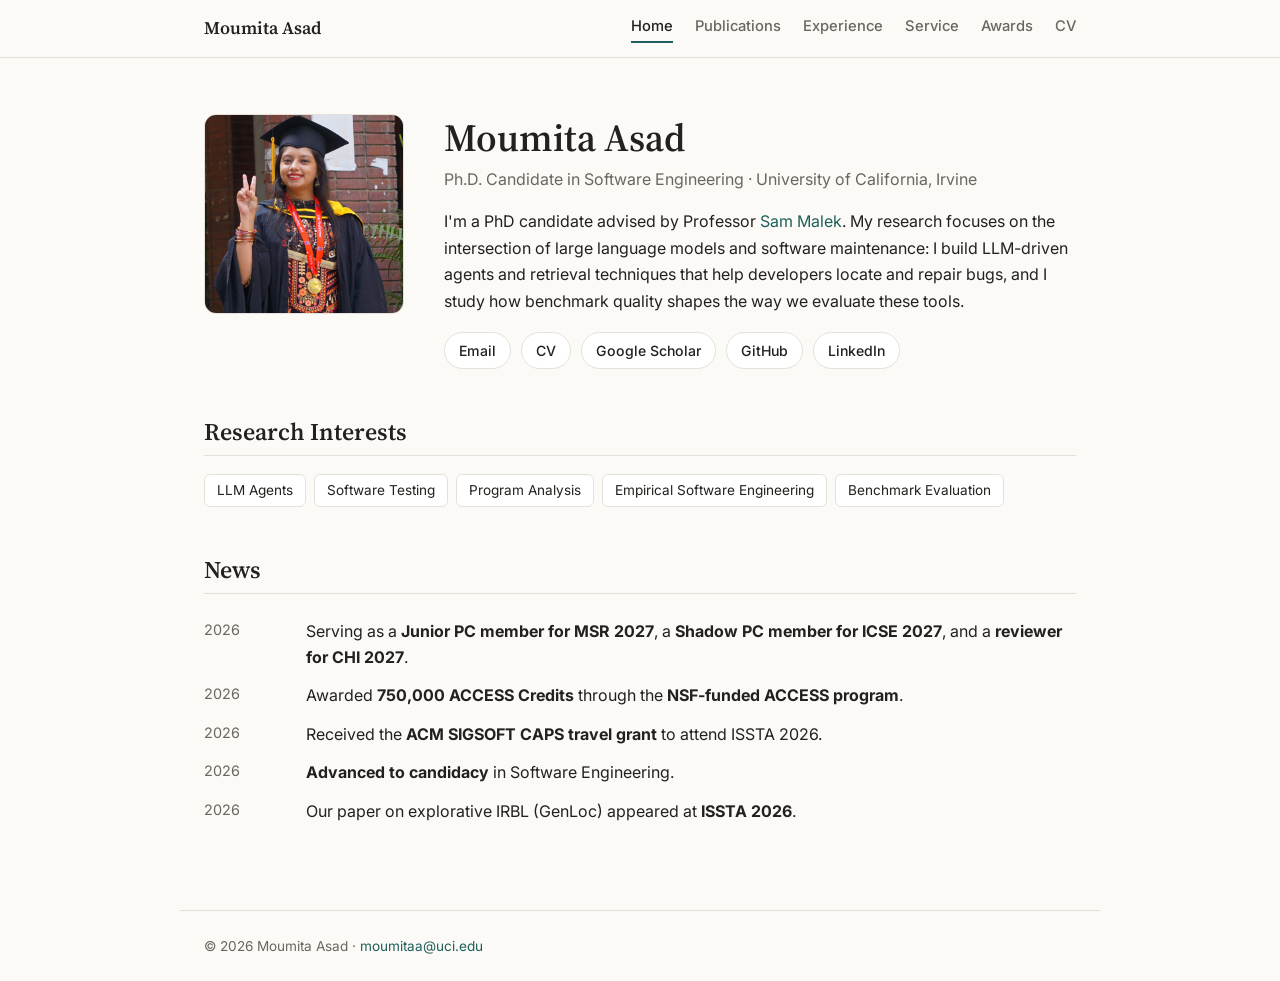
<file: index.html>
<!DOCTYPE html>
<html lang="en">
<head>
  <meta charset="UTF-8">
  <meta name="viewport" content="width=device-width, initial-scale=1">
  <title>Moumita Asad</title>
  <meta name="description" content="Moumita Asad — PhD candidate in Software Engineering at UC Irvine. Research on LLM agents, bug localization, and automated program repair.">
  <link rel="preconnect" href="https://fonts.googleapis.com">
  <link href="https://fonts.googleapis.com/css2?family=Source+Serif+4:opsz,wght@8..60,400;8..60,600&family=Inter:wght@400;500;600&display=swap" rel="stylesheet">
  <link rel="stylesheet" href="style.css">
</head>
<body>

<nav>
  <div class="nav-inner">
    <a class="brand" href="index.html">Moumita Asad</a>
    <div class="nav-links">
      <a href="index.html" class="active">Home</a>
      <a href="publications.html">Publications</a>
      <a href="experience.html">Experience</a>
      <a href="service.html">Service</a>
<a href="awards.html">Awards</a>
      <a href="cv.pdf">CV</a>
    </div>
  </div>
</nav>

<main>
  <div class="hero">
    <img src="profile.png" alt="Photo of Moumita Asad">
    <div>
      <h1>Moumita Asad</h1>
      <p class="role">Ph.D. Candidate in Software Engineering · University of California, Irvine</p>
      <p>
        I'm a PhD candidate advised by Professor <a href="https://malek.ics.uci.edu/">Sam Malek</a>. My research focuses on the intersection of large language models and software maintenance: I build LLM-driven agents and retrieval techniques that help developers locate and repair bugs,
        and I study how benchmark quality shapes the way we evaluate these tools.
      </p>
      <div class="links">
        <a href="mailto:moumitaa@uci.edu">Email</a>
        <a href="cv.pdf">CV</a>
        <a href="https://scholar.google.com/citations?user=u-KPXtIAAAAJ">Google Scholar</a>
        <a href="https://github.com/mou23">GitHub</a>
        <a href="https://www.linkedin.com/in/mou-asad">LinkedIn</a>
      </div>
      
    </div>
  </div>

  <section>
    <h2>Research Interests</h2>
    <div class="tags">
      <span>LLM Agents</span><span>Software Testing</span><span>Program Analysis</span><span>Empirical Software Engineering</span><span>Benchmark Evaluation</span>
    </div>
  </section>

  <section>
    <h2>News</h2>
    <ul class="news">
      <li><span class="date">2026</span><span>Serving as a <strong>Junior PC member for MSR 2027</strong>, a <strong>Shadow PC member for ICSE 2027</strong>, and a <strong>reviewer for CHI 2027</strong>.</span></li>
      <li><span class="date">2026</span><span>Awarded <strong>750,000 ACCESS Credits</strong> through the <strong>NSF-funded ACCESS program</strong>.</span></li>
      <li><span class="date">2026</span><span>Received the <strong>ACM SIGSOFT CAPS travel grant</strong> to attend ISSTA 2026.</span></li>
      <li><span class="date">2026</span><span><strong>Advanced to candidacy</strong> in Software Engineering.</span></li>
      <li><span class="date">2026</span><span>Our paper on explorative IRBL (GenLoc) appeared at <strong>ISSTA 2026</strong>.</span></li>
    </ul>
  </section>  </section>

  <!-- <section>
    <h2>Explore</h2>
    <div class="cards">
      <a href="publications.html"><strong>Publications →</strong><span>ISSTA, ICSME, ENASE, SEKE, and more</span></a>
      <a href="experience.html"><strong>Experience →</strong><span>Education, research, teaching, and software projects</span></a>
      <a href="service.html"><strong>Service →</strong><span>Reviewing, talks, and community service</span></a>
<a href="awards.html"><strong>Awards →</strong><span>Grants, gold medals, and competitions</span></a>
    </div>
  </section> -->
</main>

<footer>© 2026 Moumita Asad · <a href="mailto:moumitaa@uci.edu">moumitaa@uci.edu</a></footer>
</body>
</html>
</file>
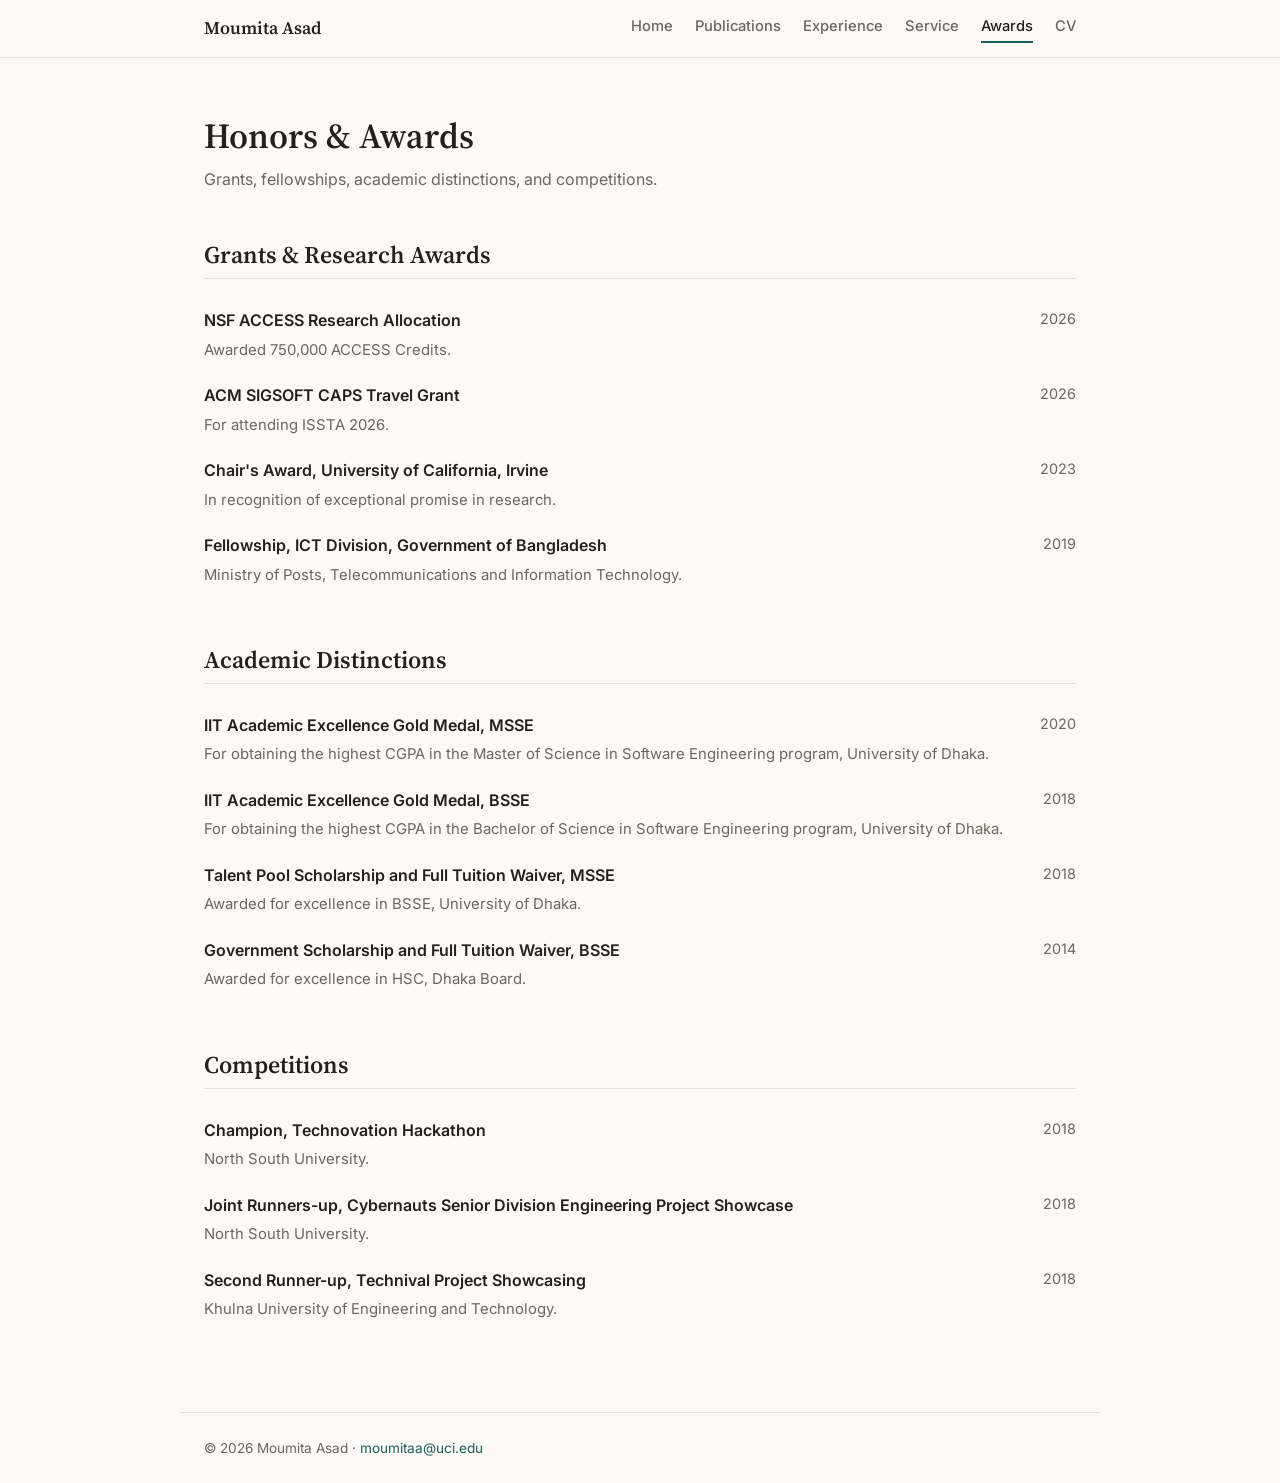
<file: awards.html>
<!DOCTYPE html>
<html lang="en">
<head>
  <meta charset="UTF-8">
  <meta name="viewport" content="width=device-width, initial-scale=1">
  <title>Awards · Moumita Asad</title>
  <link rel="preconnect" href="https://fonts.googleapis.com">
  <link href="https://fonts.googleapis.com/css2?family=Source+Serif+4:opsz,wght@8..60,400;8..60,600&family=Inter:wght@400;500;600&display=swap" rel="stylesheet">
  <link rel="stylesheet" href="style.css">
</head>
<body>

<nav>
  <div class="nav-inner">
    <a class="brand" href="index.html">Moumita Asad</a>
    <div class="nav-links">
      <a href="index.html">Home</a>
      <a href="publications.html">Publications</a>
      <a href="experience.html">Experience</a>
      <a href="service.html">Service</a>
      <a href="awards.html" class="active">Awards</a>
      <a href="cv.pdf">CV</a>
    </div>
  </div>
</nav>

<main>
  <h1 class="page-title">Honors &amp; Awards</h1>
  <p class="page-intro">Grants, fellowships, academic distinctions, and competitions.</p>

  <section>
    <h2>Grants &amp; Research Awards</h2>
    <div class="item">
      <span class="what">NSF ACCESS Research Allocation</span>
      <span class="when">2026</span>
      <span class="detail">Awarded 750,000 ACCESS Credits.</span>
    </div>
    <div class="item">
      <span class="what">ACM SIGSOFT CAPS Travel Grant</span>
      <span class="when">2026</span>
      <span class="detail">For attending ISSTA 2026.</span>
    </div>
    <div class="item">
      <span class="what">Chair's Award, University of California, Irvine</span>
      <span class="when">2023</span>
      <span class="detail">In recognition of exceptional promise in research.</span>
    </div>
    <div class="item">
      <span class="what">Fellowship, ICT Division, Government of Bangladesh</span>
      <span class="when">2019</span>
      <span class="detail">Ministry of Posts, Telecommunications and Information Technology.</span>
    </div>
  </section>

  <section>
    <h2>Academic Distinctions</h2>
    <div class="item">
      <span class="what">IIT Academic Excellence Gold Medal, MSSE</span>
      <span class="when">2020</span>
      <span class="detail">For obtaining the highest CGPA in the Master of Science in Software Engineering program, University of Dhaka.</span>
    </div>
    <div class="item">
      <span class="what">IIT Academic Excellence Gold Medal, BSSE</span>
      <span class="when">2018</span>
      <span class="detail">For obtaining the highest CGPA in the Bachelor of Science in Software Engineering program, University of Dhaka.</span>
    </div>
    <div class="item">
      <span class="what">Talent Pool Scholarship and Full Tuition Waiver, MSSE</span>
      <span class="when">2018</span>
      <span class="detail">Awarded for excellence in BSSE, University of Dhaka.</span>
    </div>
    <div class="item">
      <span class="what">Government Scholarship and Full Tuition Waiver, BSSE</span>
      <span class="when">2014</span>
      <span class="detail">Awarded for excellence in HSC, Dhaka Board.</span>
    </div>
  </section>

  <section>
    <h2>Competitions</h2>
    <div class="item">
      <span class="what">Champion, Technovation Hackathon</span>
      <span class="when">2018</span>
      <span class="detail">North South University.</span>
    </div>
    <div class="item">
      <span class="what">Joint Runners-up, Cybernauts Senior Division Engineering Project Showcase</span>
      <span class="when">2018</span>
      <span class="detail">North South University.</span>
    </div>
    <div class="item">
      <span class="what">Second Runner-up, Technival Project Showcasing</span>
      <span class="when">2018</span>
      <span class="detail">Khulna University of Engineering and Technology.</span>
    </div>
  </section>
</main>

<footer>© 2026 Moumita Asad · <a href="mailto:moumitaa@uci.edu">moumitaa@uci.edu</a></footer>
</body>
</html>
</file>
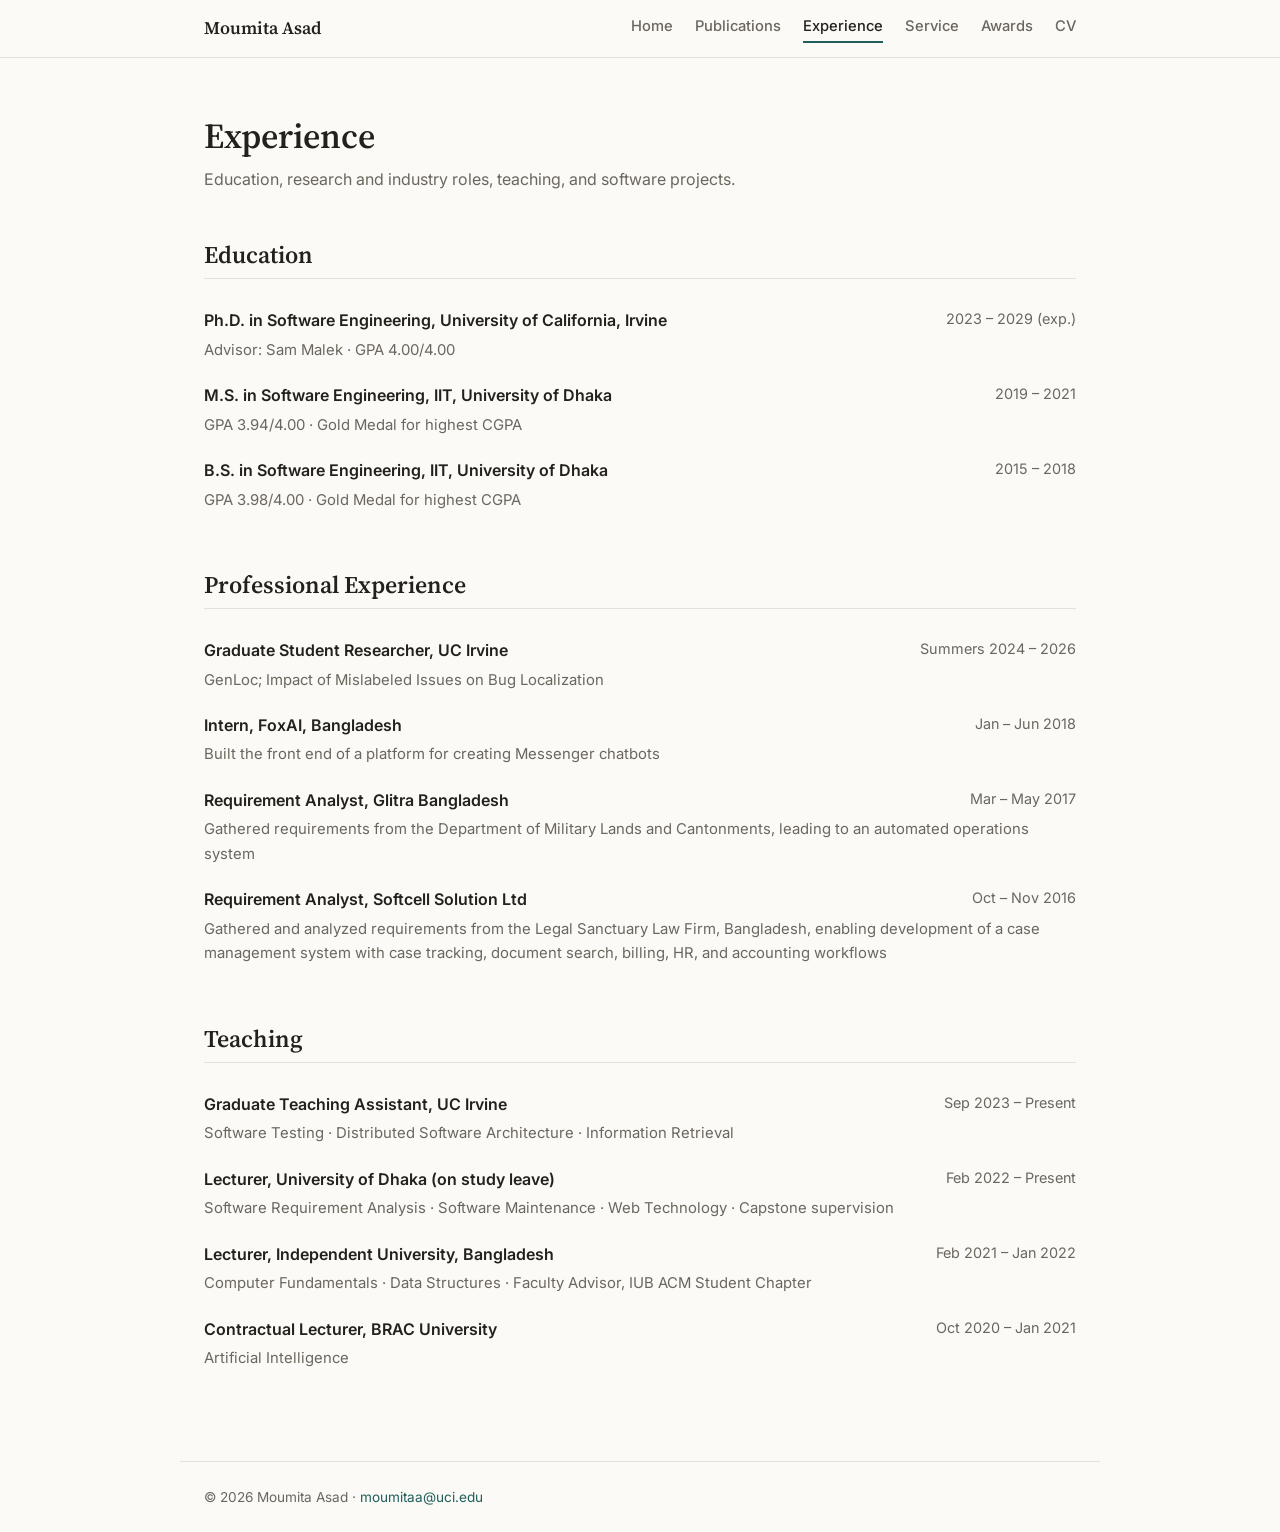
<file: experience.html>
<!DOCTYPE html>
<html lang="en">
<head>
  <meta charset="UTF-8">
  <meta name="viewport" content="width=device-width, initial-scale=1">
  <title>Experience · Moumita Asad</title>
  <link rel="preconnect" href="https://fonts.googleapis.com">
  <link href="https://fonts.googleapis.com/css2?family=Source+Serif+4:opsz,wght@8..60,400;8..60,600&family=Inter:wght@400;500;600&display=swap" rel="stylesheet">
  <link rel="stylesheet" href="style.css">
</head>
<body>

<nav>
  <div class="nav-inner">
    <a class="brand" href="index.html">Moumita Asad</a>
    <div class="nav-links">
      <a href="index.html">Home</a>
      <a href="publications.html">Publications</a>
      <a href="experience.html" class="active">Experience</a>
      <a href="service.html">Service</a>
<a href="awards.html">Awards</a>
      <a href="cv.pdf">CV</a>
    </div>
  </div>
</nav>

<main>
  <h1 class="page-title">Experience</h1>
  <p class="page-intro">Education, research and industry roles, teaching, and software projects.</p>

  <section>
    <h2>Education</h2>
    <div class="item">
      <span class="what">Ph.D. in Software Engineering, University of California, Irvine</span>
      <span class="when">2023 – 2029 (exp.)</span>
      <span class="detail">Advisor: Sam Malek · GPA 4.00/4.00</span>
    </div>
    <div class="item">
      <span class="what">M.S. in Software Engineering, IIT, University of Dhaka</span>
      <span class="when">2019 – 2021</span>
      <span class="detail">GPA 3.94/4.00 · Gold Medal for highest CGPA</span>
    </div>
    <div class="item">
      <span class="what">B.S. in Software Engineering, IIT, University of Dhaka</span>
      <span class="when">2015 – 2018</span>
      <span class="detail">GPA 3.98/4.00 · Gold Medal for highest CGPA</span>
    </div>
  </section>

  <section>
    <h2>Professional Experience</h2>
    <div class="item">
      <span class="what">Graduate Student Researcher, UC Irvine</span>
      <span class="when">Summers 2024 – 2026</span>
      <span class="detail">GenLoc; Impact of Mislabeled Issues on Bug Localization</span>
    </div>
    <div class="item">
      <span class="what">Intern, FoxAI, Bangladesh</span>
      <span class="when">Jan – Jun 2018</span>
      <span class="detail">Built the front end of a platform for creating Messenger chatbots</span>
    </div>
    <div class="item">
      <span class="what">Requirement Analyst, Glitra Bangladesh</span>
      <span class="when">Mar – May 2017</span>
      <span class="detail">Gathered requirements from the Department of Military Lands and Cantonments, leading to an automated operations system</span>
    </div>
    <div class="item">
      <span class="what">Requirement Analyst, Softcell Solution Ltd</span>
      <span class="when">Oct – Nov 2016</span>
      <span class="detail">Gathered and analyzed requirements from the Legal Sanctuary Law Firm, Bangladesh, enabling development of a case management system with case tracking, document search, billing, HR, and accounting workflows</span>
    </div>
  </section>

  <section>
    <h2>Teaching</h2>
    <div class="item">
      <span class="what">Graduate Teaching Assistant, UC Irvine</span>
      <span class="when">Sep 2023 – Present</span>
      <span class="detail">Software Testing · Distributed Software Architecture · Information Retrieval</span>
    </div>
    <div class="item">
      <span class="what">Lecturer, University of Dhaka (on study leave)</span>
      <span class="when">Feb 2022 – Present</span>
      <span class="detail">Software Requirement Analysis · Software Maintenance · Web Technology · Capstone supervision</span>
    </div>
    <div class="item">
      <span class="what">Lecturer, Independent University, Bangladesh</span>
      <span class="when">Feb 2021 – Jan 2022</span>
      <span class="detail">Computer Fundamentals · Data Structures · Faculty Advisor, IUB ACM Student Chapter</span>
    </div>
        <div class="item">
      <span class="what">Contractual Lecturer, BRAC University</span>
      <span class="when">Oct 2020 – Jan 2021</span>
      <span class="detail">Artificial Intelligence</span>
    </div>
  </section>

  <!-- <section>
    <h2>Software Projects</h2>
    <div class="project">
      <h3>GenArch</h3>
      <div class="meta">Python</div>
      <p>Generative AI-based software architecture recovery using source code summarization and embedding-based clustering.</p>
    </div>
    <div class="project">
      <h3>Show Me Related Work</h3>
      <div class="meta">Python, Angular 4</div>
      <p>Research paper citation-graph web app; ranked among the top six projects at SCORE ICSE 2018.</p>
    </div>
    <div class="project">
      <h3>MalFinder</h3>
      <div class="meta">Python Flask, Java Swing</div>
      <p>Cloud-based malware detection system combining static and dynamic analysis.</p>
    </div>
    <div class="project">
      <h3>Virtual Trial Room</h3>
      <div class="meta">Python, OpenCV</div>
      <p>AR-based tool for real-time virtual clothing fitting.</p>
    </div>
  </section> -->
</main>

<footer>© 2026 Moumita Asad · <a href="mailto:moumitaa@uci.edu">moumitaa@uci.edu</a></footer>
</body>
</html>
</file>
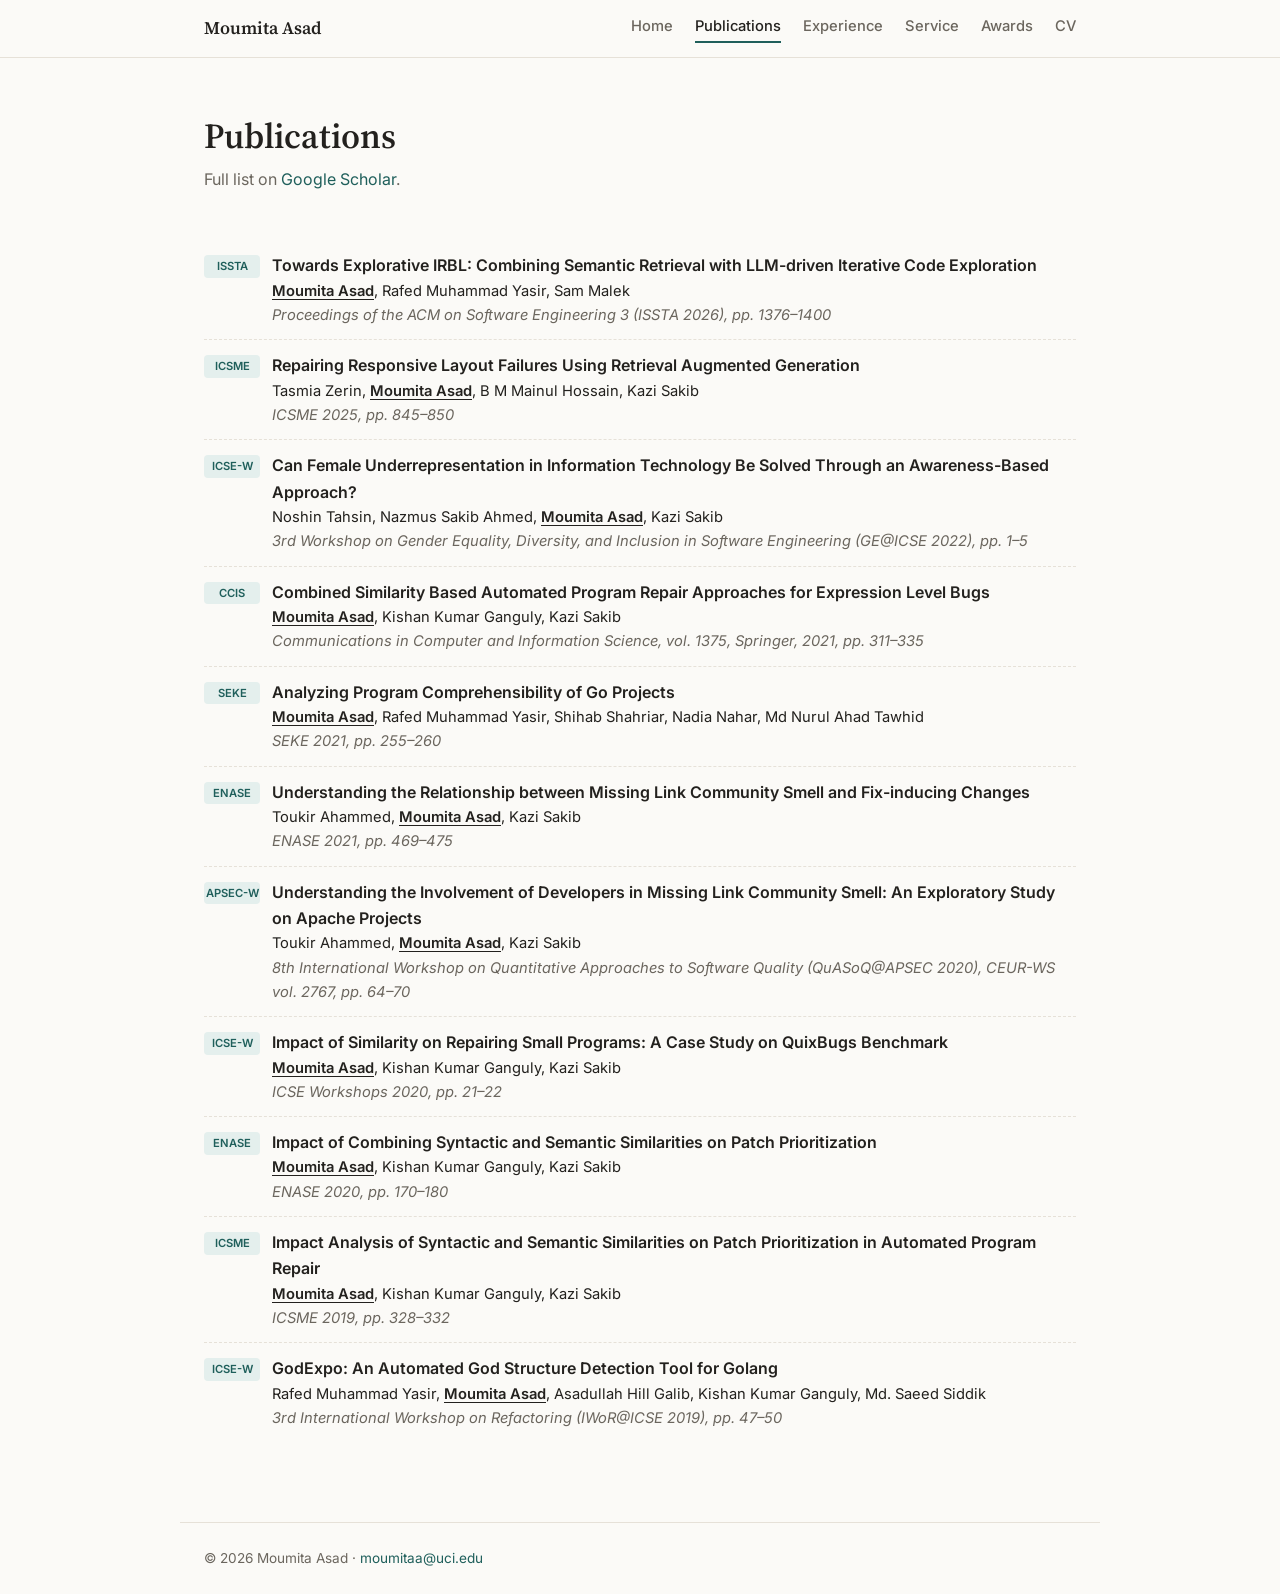
<file: publications.html>
<!DOCTYPE html>
<html lang="en">
<head>
  <meta charset="UTF-8">
  <meta name="viewport" content="width=device-width, initial-scale=1">
  <title>Publications · Moumita Asad</title>
  <link rel="preconnect" href="https://fonts.googleapis.com">
  <link href="https://fonts.googleapis.com/css2?family=Source+Serif+4:opsz,wght@8..60,400;8..60,600&family=Inter:wght@400;500;600&display=swap" rel="stylesheet">
  <link rel="stylesheet" href="style.css">
</head>
<body>

<nav>
  <div class="nav-inner">
    <a class="brand" href="index.html">Moumita Asad</a>
    <div class="nav-links">
      <a href="index.html">Home</a>
      <a href="publications.html" class="active">Publications</a>
      <a href="experience.html">Experience</a>
      <a href="service.html">Service</a>
<a href="awards.html">Awards</a>
      <a href="cv.pdf">CV</a>
    </div>
  </div>
</nav>

<main>
  <h1 class="page-title">Publications</h1>
  <p class="page-intro">Full list on <a href="https://scholar.google.com/citations?user=u-KPXtIAAAAJ">Google Scholar</a>.</p>

  <section>
    <ul class="pubs">
      <li>
        <span class="venue">ISSTA</span>
        <div class="title">Towards Explorative IRBL: Combining Semantic Retrieval with LLM-driven Iterative Code Exploration</div>
        <div class="authors"><span class="me">Moumita Asad</span>, Rafed Muhammad Yasir, Sam Malek</div>
        <div class="where">Proceedings of the ACM on Software Engineering 3 (ISSTA 2026), pp. 1376–1400</div>
      </li>
      <li>
        <span class="venue">ICSME</span>
        <div class="title">Repairing Responsive Layout Failures Using Retrieval Augmented Generation</div>
        <div class="authors">Tasmia Zerin, <span class="me">Moumita Asad</span>, B M Mainul Hossain, Kazi Sakib</div>
        <div class="where">ICSME 2025, pp. 845–850</div>
      </li>
      <li>
        <span class="venue">ICSE-W</span>
        <div class="title">Can Female Underrepresentation in Information Technology Be Solved Through an Awareness-Based Approach?</div>
        <div class="authors">Noshin Tahsin, Nazmus Sakib Ahmed, <span class="me">Moumita Asad</span>, Kazi Sakib</div>
        <div class="where">3rd Workshop on Gender Equality, Diversity, and Inclusion in Software Engineering (GE@ICSE 2022), pp. 1–5</div>
      </li>
      <li>
        <span class="venue">CCIS</span>
        <div class="title">Combined Similarity Based Automated Program Repair Approaches for Expression Level Bugs</div>
        <div class="authors"><span class="me">Moumita Asad</span>, Kishan Kumar Ganguly, Kazi Sakib</div>
        <div class="where">Communications in Computer and Information Science, vol. 1375, Springer, 2021, pp. 311–335</div>
      </li>
      <li>
        <span class="venue">SEKE</span>
        <div class="title">Analyzing Program Comprehensibility of Go Projects</div>
        <div class="authors"><span class="me">Moumita Asad</span>, Rafed Muhammad Yasir, Shihab Shahriar, Nadia Nahar, Md Nurul Ahad Tawhid</div>
        <div class="where">SEKE 2021, pp. 255–260</div>
      </li>
      <li>
        <span class="venue">ENASE</span>
        <div class="title">Understanding the Relationship between Missing Link Community Smell and Fix-inducing Changes</div>
        <div class="authors">Toukir Ahammed, <span class="me">Moumita Asad</span>, Kazi Sakib</div>
        <div class="where">ENASE 2021, pp. 469–475</div>
      </li>
      <li>
        <span class="venue">APSEC-W</span>
        <div class="title">Understanding the Involvement of Developers in Missing Link Community Smell: An Exploratory Study on Apache Projects</div>
        <div class="authors">Toukir Ahammed, <span class="me">Moumita Asad</span>, Kazi Sakib</div>
        <div class="where">8th International Workshop on Quantitative Approaches to Software Quality (QuASoQ@APSEC 2020), CEUR-WS vol. 2767, pp. 64–70</div>
      </li>
      <li>
        <span class="venue">ICSE-W</span>
        <div class="title">Impact of Similarity on Repairing Small Programs: A Case Study on QuixBugs Benchmark</div>
        <div class="authors"><span class="me">Moumita Asad</span>, Kishan Kumar Ganguly, Kazi Sakib</div>
        <div class="where">ICSE Workshops 2020, pp. 21–22</div>
      </li>
      <li>
        <span class="venue">ENASE</span>
        <div class="title">Impact of Combining Syntactic and Semantic Similarities on Patch Prioritization</div>
        <div class="authors"><span class="me">Moumita Asad</span>, Kishan Kumar Ganguly, Kazi Sakib</div>
        <div class="where">ENASE 2020, pp. 170–180</div>
      </li>
      <li>
        <span class="venue">ICSME</span>
        <div class="title">Impact Analysis of Syntactic and Semantic Similarities on Patch Prioritization in Automated Program Repair</div>
        <div class="authors"><span class="me">Moumita Asad</span>, Kishan Kumar Ganguly, Kazi Sakib</div>
        <div class="where">ICSME 2019, pp. 328–332</div>
      </li>
      <li>
        <span class="venue">ICSE-W</span>
        <div class="title">GodExpo: An Automated God Structure Detection Tool for Golang</div>
        <div class="authors">Rafed Muhammad Yasir, <span class="me">Moumita Asad</span>, Asadullah Hill Galib, Kishan Kumar Ganguly, Md. Saeed Siddik</div>
        <div class="where">3rd International Workshop on Refactoring (IWoR@ICSE 2019), pp. 47–50</div>
      </li>
    </ul>
  </section>
</main>

<footer>© 2026 Moumita Asad · <a href="mailto:moumitaa@uci.edu">moumitaa@uci.edu</a></footer>
</body>
</html>
</file>
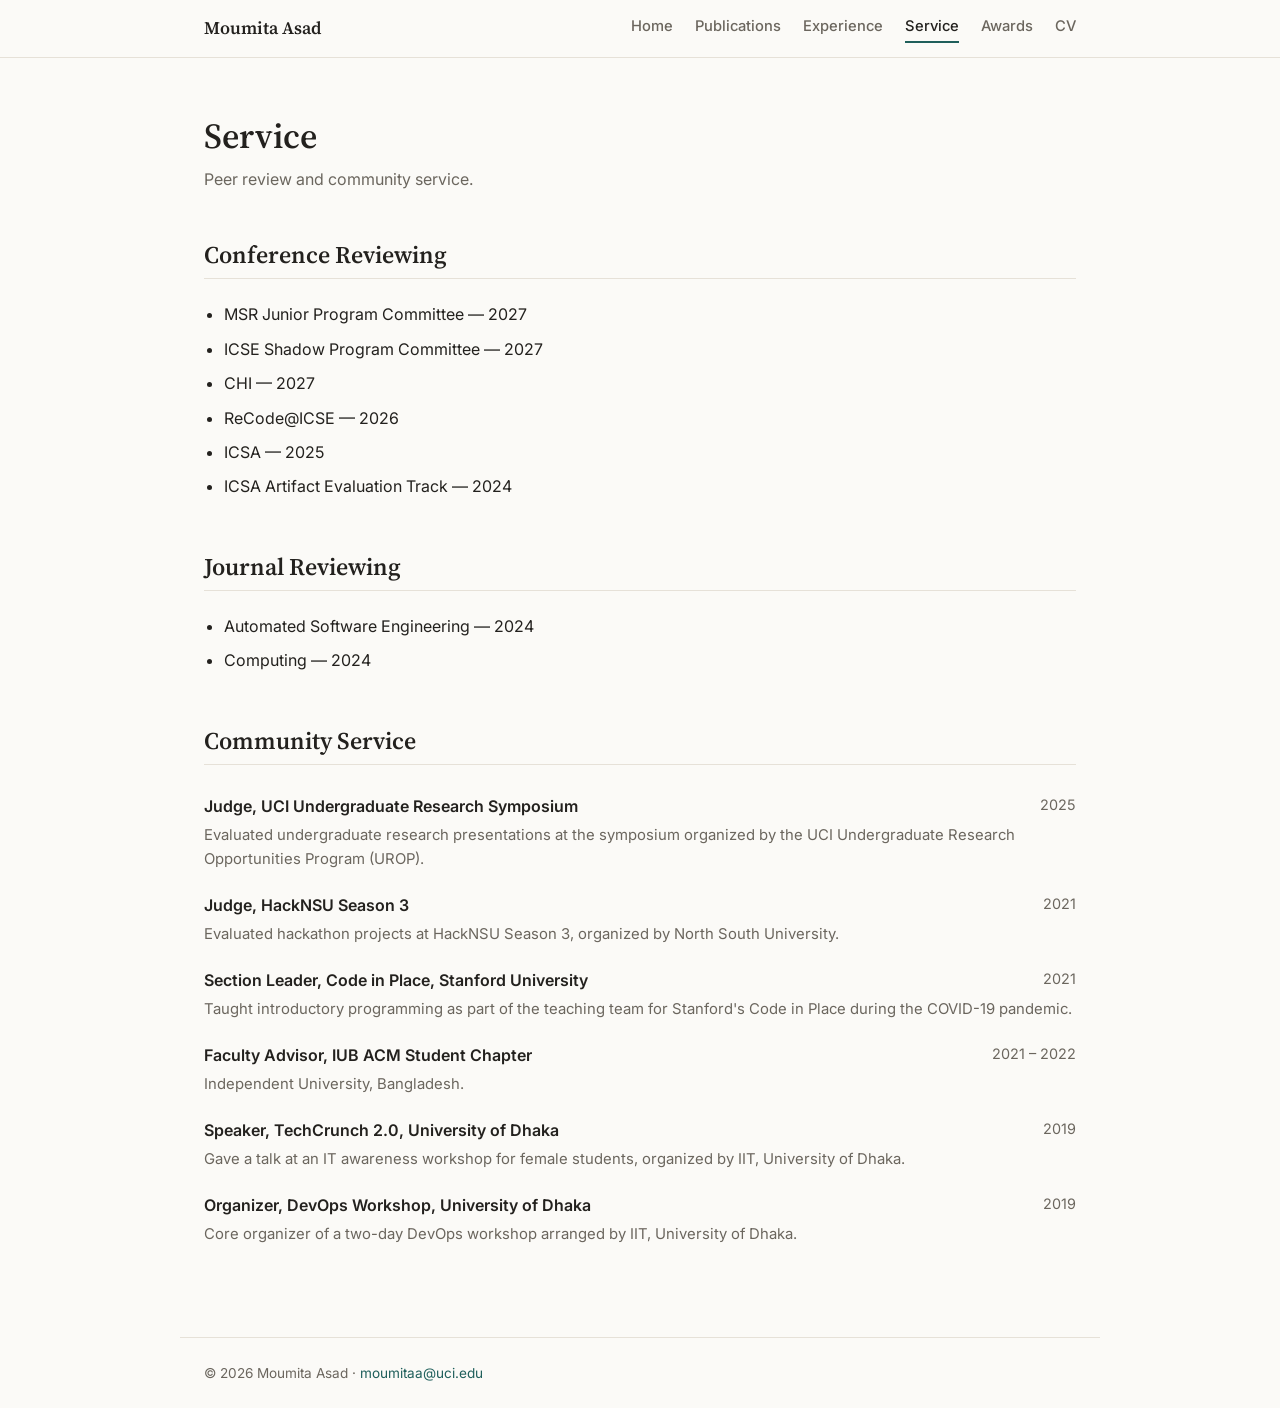
<file: service.html>
<!DOCTYPE html>
<html lang="en">
<head>
  <meta charset="UTF-8">
  <meta name="viewport" content="width=device-width, initial-scale=1">
  <title>Service · Moumita Asad</title>
  <link rel="preconnect" href="https://fonts.googleapis.com">
  <link href="https://fonts.googleapis.com/css2?family=Source+Serif+4:opsz,wght@8..60,400;8..60,600&family=Inter:wght@400;500;600&display=swap" rel="stylesheet">
  <link rel="stylesheet" href="style.css">
</head>
<body>

<nav>
  <div class="nav-inner">
    <a class="brand" href="index.html">Moumita Asad</a>
    <div class="nav-links">
      <a href="index.html">Home</a>
      <a href="publications.html">Publications</a>
      <a href="experience.html">Experience</a>
      <a href="service.html" class="active">Service</a>
      <a href="awards.html">Awards</a>
      <a href="cv.pdf">CV</a>
    </div>
  </div>
</nav>

<main>
  <h1 class="page-title">Service</h1>
  <p class="page-intro">Peer review and community service.</p>

  <section>
    <h2>Conference Reviewing</h2>
    <ul class="plain">
      <li>MSR Junior Program Committee — 2027</li>
      <li>ICSE Shadow Program Committee — 2027</li>
      <li>CHI — 2027</li>
      <li>ReCode@ICSE — 2026</li>
      <li>ICSA — 2025</li>
      <li>ICSA Artifact Evaluation Track — 2024</li>
    </ul>
  </section>

  <section>
    <h2>Journal Reviewing</h2>
    <ul class="plain">
      <li>Automated Software Engineering — 2024</li>
      <li>Computing — 2024</li>
    </ul>
  </section>

  <section>
    <h2>Community Service</h2>
    <div class="item">
      <span class="what">Judge, UCI Undergraduate Research Symposium</span>
      <span class="when">2025</span>
      <span class="detail">Evaluated undergraduate research presentations at the symposium organized by the UCI Undergraduate Research Opportunities Program (UROP).</span>
    </div>
    <div class="item">
      <span class="what">Judge, HackNSU Season 3</span>
      <span class="when">2021</span>
      <span class="detail">Evaluated hackathon projects at HackNSU Season 3, organized by North South University.</span>
    </div>
    <div class="item">
      <span class="what">Section Leader, Code in Place, Stanford University</span>
      <span class="when">2021</span>
      <span class="detail">Taught introductory programming as part of the teaching team for Stanford's Code in Place during the COVID-19 pandemic.</span>
    </div>
    <!-- <div class="item">
      <span class="what">Speaker, Webinar on the Productivity of Remotely Working IT Professionals during COVID-19</span>
      <span class="when">2021</span>
      <span class="detail">Organized by the Distributed Systems and Software Engineering Research Group, IIT, University of Dhaka.</span>
    </div> -->
    <div class="item">
      <span class="what">Faculty Advisor, IUB ACM Student Chapter</span>
      <span class="when">2021 – 2022</span>
      <span class="detail">Independent University, Bangladesh.</span>
    </div>
    <div class="item">
      <span class="what">Speaker, TechCrunch 2.0, University of Dhaka</span>
      <span class="when">2019</span>
      <span class="detail">Gave a talk at an IT awareness workshop for female students, organized by IIT, University of Dhaka.</span>
    </div>
    <div class="item">
      <span class="what">Organizer, DevOps Workshop, University of Dhaka</span>
      <span class="when">2019</span>
      <span class="detail">Core organizer of a two-day DevOps workshop arranged by IIT, University of Dhaka.</span>
    </div>
  </section>
</main>

<footer>© 2026 Moumita Asad · <a href="mailto:moumitaa@uci.edu">moumitaa@uci.edu</a></footer>
</body>
</html>
</file>
<file: style.css>
:root {
  --bg: #fbfaf7; --text: #23211e; --muted: #6b665e; --line: #e6e1d8;
  --accent: #1f5f5b; --accent-soft: #e4efed; --card: #ffffff;
}
@media (prefers-color-scheme: dark) {
  :root {
    --bg: #161816; --text: #e8e6e1; --muted: #a29d94; --line: #2c2f2c;
    --accent: #7cc4bc; --accent-soft: #1f2e2c; --card: #1c1f1c;
  }
}
* { box-sizing: border-box; }
body {
  margin: 0; background: var(--bg); color: var(--text);
  font: 16px/1.65 "Inter", system-ui, sans-serif;
  display: flex; flex-direction: column; min-height: 100vh;
}
a { color: var(--accent); text-decoration: none; }
a:hover { text-decoration: underline; }
h1, h2, h3 { font-family: "Source Serif 4", Georgia, serif; font-weight: 600; line-height: 1.25; }

/* Nav */
nav { position: sticky; top: 0; z-index: 10; background: var(--bg); border-bottom: 1px solid var(--line); }
.nav-inner {
  max-width: 920px; margin: auto; padding: 14px 24px;
  display: flex; justify-content: space-between; align-items: center; gap: 16px;
}
.brand { font-family: "Source Serif 4", serif; font-weight: 600; font-size: 1.1rem; color: var(--text); white-space: nowrap; }
.brand:hover { text-decoration: none; }
.nav-links { display: flex; gap: 22px; }
.nav-links a { color: var(--muted); font-size: .92rem; font-weight: 500; padding-bottom: 2px; border-bottom: 2px solid transparent; }
.nav-links a:hover { color: var(--accent); text-decoration: none; }
.nav-links a.active { color: var(--text); border-bottom-color: var(--accent); }

main { max-width: 920px; width: 100%; margin: 0 auto; padding: 0 24px 80px; flex: 1; }
section { padding-top: 48px; }
.page-title { font-size: 2.2rem; margin: 56px 0 8px; }
.page-intro { color: var(--muted); margin: 0; }
h2 { font-size: 1.5rem; margin: 0 0 18px; padding-bottom: 8px; border-bottom: 1px solid var(--line); }
.meta { color: var(--muted); font-size: .88rem; }

/* Home hero */
.hero { display: grid; grid-template-columns: 200px 1fr; gap: 40px; align-items: start; padding-top: 56px; }
.hero img {
  width: 200px; height: 200px; object-fit: cover; border-radius: 12px;
  border: 1px solid var(--line); background: var(--accent-soft);
}
.hero h1 { font-size: 2.4rem; margin: 0 0 4px; }
.role { color: var(--muted); margin: 0 0 16px; }
.links { display: flex; gap: 10px; flex-wrap: wrap; margin-top: 18px; }
.links a {
  font-size: .88rem; font-weight: 500; padding: 6px 14px;
  border: 1px solid var(--line); border-radius: 999px; color: var(--text); background: var(--card);
}
.links a:hover { border-color: var(--accent); color: var(--accent); text-decoration: none; }
.banner {
  margin-top: 22px; padding: 12px 16px; border-radius: 8px;
  background: var(--accent-soft); border-left: 3px solid var(--accent); font-size: .95rem;
}

/* Tags */
.tags { display: flex; flex-wrap: wrap; gap: 8px; }
.tags span { font-size: .85rem; padding: 4px 12px; border-radius: 6px; background: var(--card); border: 1px solid var(--line); }

/* News */
.news { list-style: none; padding: 0; margin: 0; }
.news li { display: grid; grid-template-columns: 90px 1fr; gap: 12px; padding: 6px 0; }
.news .date { color: var(--muted); font-size: .9rem; }

/* Quick links on home */
.cards { display: grid; grid-template-columns: repeat(auto-fit, minmax(200px, 1fr)); gap: 14px; }
.cards a {
  display: block; padding: 16px 18px; border: 1px solid var(--line); border-radius: 10px;
  background: var(--card); color: var(--text);
}
.cards a:hover { border-color: var(--accent); text-decoration: none; }
.cards strong { display: block; font-family: "Source Serif 4", serif; font-size: 1.1rem; color: var(--accent); }
.cards span { font-size: .88rem; color: var(--muted); }

/* Projects */
.project { padding: 18px 0; border-bottom: 1px dashed var(--line); }
.project:last-child { border-bottom: none; }
.project h3 { margin: 0 0 2px; font-size: 1.2rem; }
.project ul { margin: 10px 0 0; padding-left: 20px; }
.project li { padding: 2px 0; }

/* Publications */
.pubs { padding-left: 0; list-style: none; margin: 0; }
.pubs li { position: relative; padding: 12px 0 12px 68px; border-bottom: 1px dashed var(--line); }
.pubs li:last-child { border-bottom: none; }
.venue {
  position: absolute; left: 0; top: 15px; width: 56px; text-align: center;
  font-size: .7rem; font-weight: 600; padding: 2px 0; border-radius: 4px;
  background: var(--accent-soft); color: var(--accent);
}
.pubs .title { font-weight: 600; }
.pubs .authors, .pubs .where { font-size: .92rem; }
.pubs .where { color: var(--muted); font-style: italic; }
.me { text-decoration: underline; text-underline-offset: 3px; font-weight: 600; }

/* Timeline items */
.item { display: grid; grid-template-columns: 1fr auto; gap: 4px 16px; padding: 10px 0; }
.item .what { font-weight: 600; }
.item .when { color: var(--muted); font-size: .9rem; white-space: nowrap; }
.item .detail { grid-column: 1 / -1; font-size: .93rem; color: var(--muted); }

.plain { padding-left: 20px; margin: 0; }
.plain li { padding: 4px 0; }

footer {
  max-width: 920px; width: 100%; margin: 0 auto; padding: 24px;
  border-top: 1px solid var(--line); color: var(--muted); font-size: .85rem;
}

@media (max-width: 680px) {
  .nav-inner { flex-direction: column; align-items: flex-start; gap: 8px; padding: 12px 20px; }
  .nav-links { gap: 18px; overflow-x: auto; width: 100%; padding-bottom: 2px; }
  .nav-links a { white-space: nowrap; }
  main { padding: 0 20px 60px; }
  .hero { grid-template-columns: 1fr; gap: 20px; padding-top: 36px; }
  .hero img { width: 140px; height: 140px; }
  .hero h1 { font-size: 2rem; }
  .page-title { margin-top: 36px; font-size: 1.9rem; }
  .item { grid-template-columns: 1fr; }
  .news li { grid-template-columns: 1fr; gap: 0; }
}
</file>
